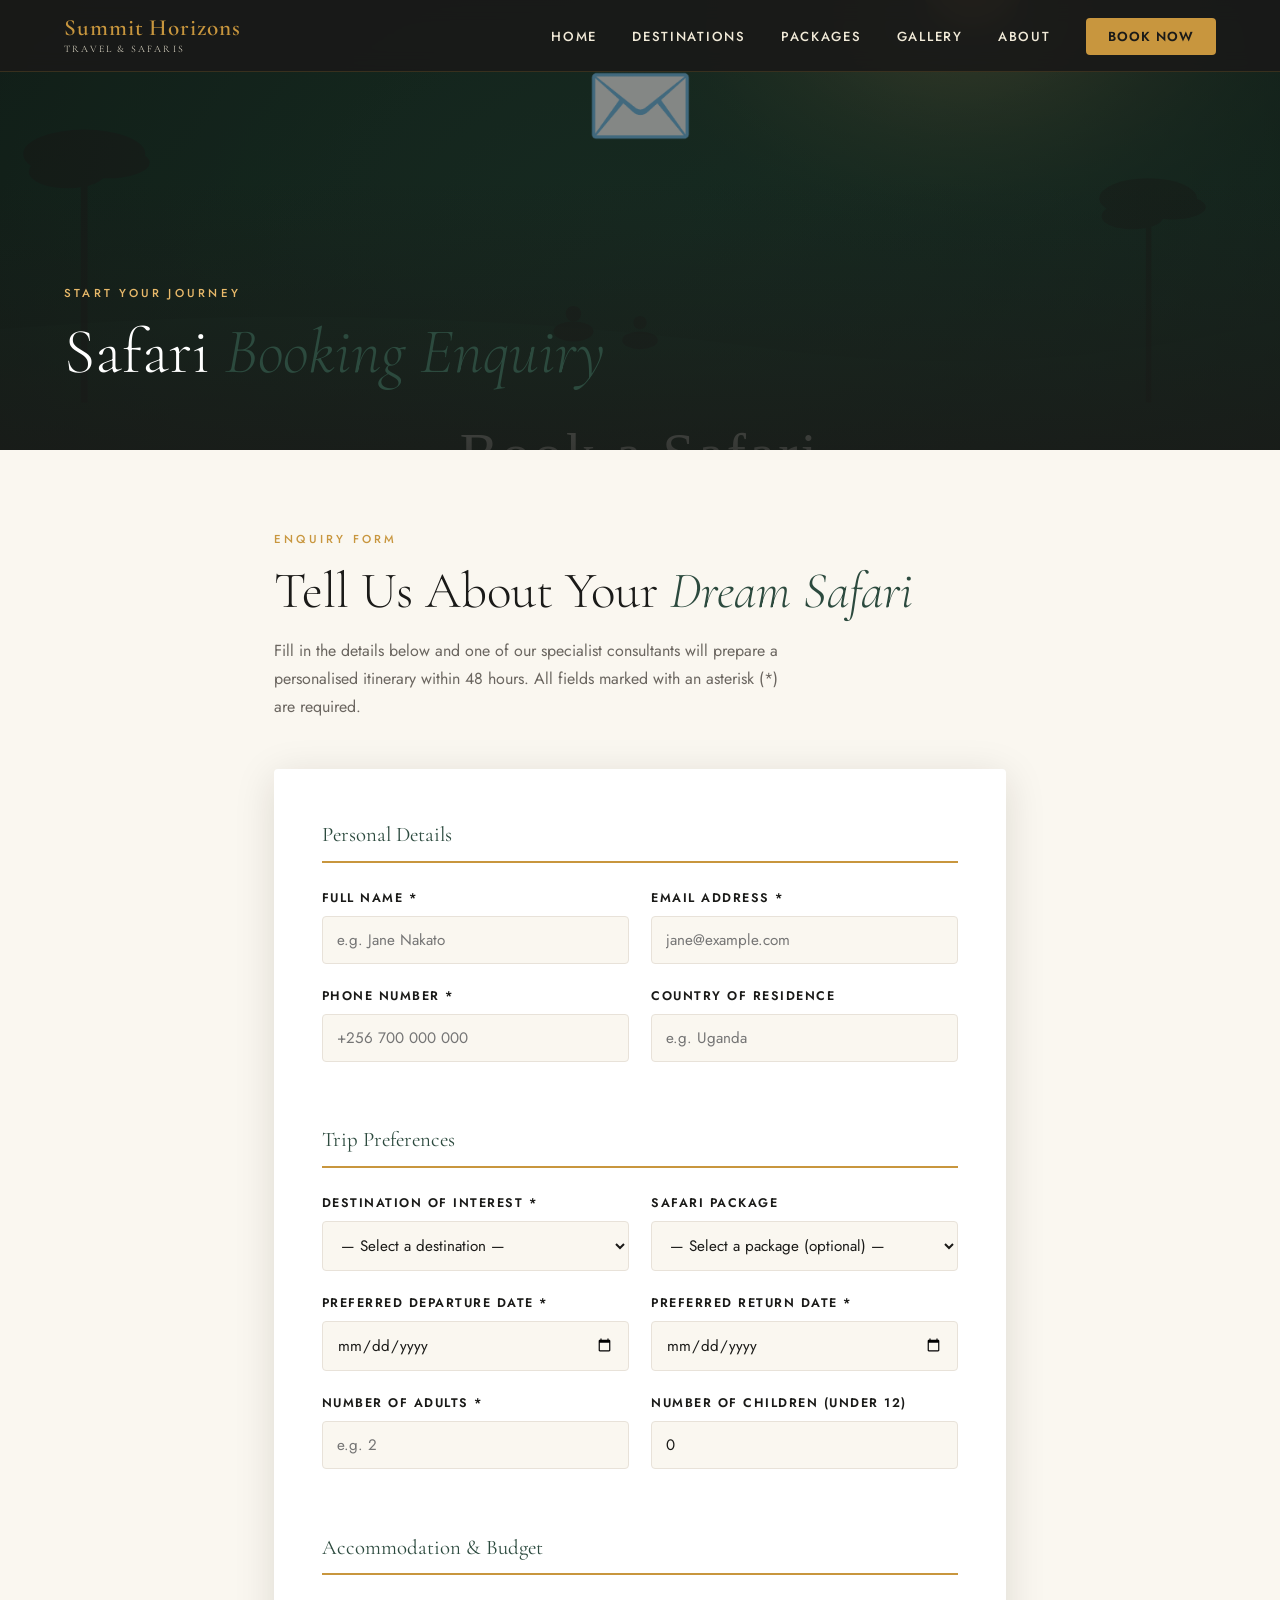
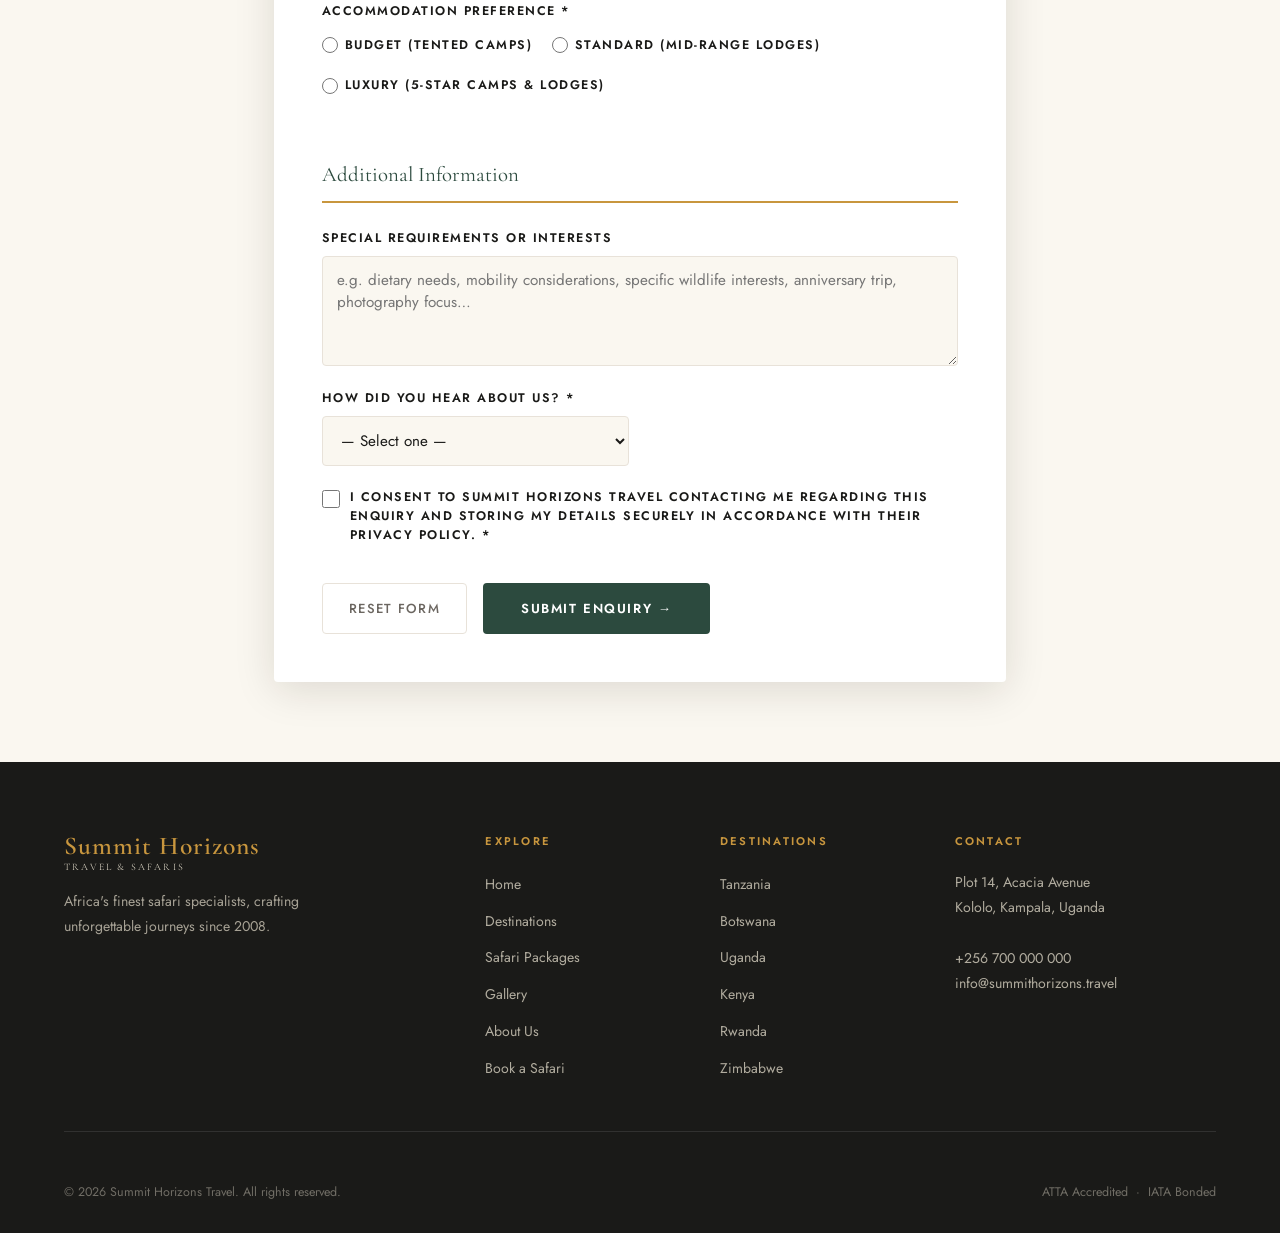
<file: Africa Tourism/booking.html>
<!DOCTYPE html>
<html lang="en">
<head>
  <meta charset="UTF-8" />
  <meta name="viewport" content="width=device-width, initial-scale=1.0" />
  <title>Book a Safari | Summit Horizons Travel</title>
  <meta name="description" content="Complete our detailed booking enquiry form to begin planning your personalised African safari with Summit Horizons Travel." />
  <link rel="stylesheet" href="style.css" />
</head>
<body>

  <!-- NAVIGATION -->
  <nav class="site-nav" aria-label="Main navigation">
    <a href="index.html" class="nav-logo">Summit Horizons<span>Travel &amp; Safaris</span></a>
    <button class="nav-toggle" id="navToggle" aria-label="Toggle menu" aria-expanded="false">
      <span></span><span></span><span></span>
    </button>
    <ul class="nav-links" id="navLinks" role="menubar">
      <li role="none"><a href="index.html" role="menuitem">Home</a></li>
      <li role="none"><a href="destinations.html" role="menuitem">Destinations</a></li>
      <li role="none"><a href="packages.html" role="menuitem">Packages</a></li>
      <li role="none"><a href="gallery.html" role="menuitem">Gallery</a></li>
      <li role="none"><a href="about.html" role="menuitem">About</a></li>
      <li role="none"><a href="booking.html" class="nav-book-btn active" role="menuitem">Book Now</a></li>
    </ul>
  </nav>

  <!-- PAGE HERO -->
  <section class="page-hero" style="height:50vh;" aria-label="Booking page hero">
    <div class="page-hero-bg" style="background-image:url('images/booking-hero.svg');" role="img" aria-label="Safari jeep at dawn in the Serengeti"></div>
    <div class="page-hero-content">
      <p class="section-label">Start Your Journey</p>
      <h1 class="section-title">Safari <em>Booking Enquiry</em></h1>
    </div>
  </section>

  <!-- BOOKING FORM -->
  <main>
    <section class="booking-section" aria-labelledby="booking-heading">
      <div class="booking-intro">
        <p class="section-label">Enquiry Form</p>
        <h2 class="section-title" id="booking-heading">Tell Us About Your <em>Dream Safari</em></h2>
        <p class="section-subtitle">Fill in the details below and one of our specialist consultants will prepare a personalised itinerary within 48 hours. All fields marked with an asterisk (*) are required.</p>
      </div>

      <div class="booking-form" role="main">
        <form id="bookingForm" novalidate>

          <!-- PERSONAL DETAILS -->
          <fieldset class="form-fieldset">
            <legend>Personal Details</legend>
            <div class="form-row">
              <div class="form-group">
                <label for="fullName">Full Name *</label>
                <input type="text" id="fullName" name="fullName" placeholder="e.g. Jane Nakato" required autocomplete="name" />
              </div>
              <div class="form-group">
                <label for="email">Email Address *</label>
                <input type="email" id="email" name="email" placeholder="jane@example.com" required autocomplete="email" />
              </div>
            </div>
            <div class="form-row">
              <div class="form-group">
                <label for="phone">Phone Number *</label>
                <input type="tel" id="phone" name="phone" placeholder="+256 700 000 000" required autocomplete="tel" />
              </div>
              <div class="form-group">
                <label for="country">Country of Residence</label>
                <input type="text" id="country" name="country" placeholder="e.g. Uganda" autocomplete="country-name" />
              </div>
            </div>
          </fieldset>

          <!-- TRIP PREFERENCES -->
          <fieldset class="form-fieldset">
            <legend>Trip Preferences</legend>
            <div class="form-row">
              <div class="form-group">
                <label for="destination">Destination of Interest *</label>
                <select id="destination" name="destination" required>
                  <option value="" disabled selected>— Select a destination —</option>
                  <option value="serengeti">Serengeti National Park, Tanzania</option>
                  <option value="okavango">Okavango Delta, Botswana</option>
                  <option value="bwindi">Bwindi Impenetrable Forest, Uganda</option>
                  <option value="masai-mara">Masai Mara Reserve, Kenya</option>
                  <option value="volcanoes">Volcanoes National Park, Rwanda</option>
                  <option value="victoria-falls">Victoria Falls, Zimbabwe</option>
                </select>
              </div>
              <div class="form-group">
                <label for="package">Safari Package</label>
                <select id="package" name="package">
                  <option value="" disabled selected>— Select a package (optional) —</option>
                  <option value="migration">The Great Migration Safari (10 Days)</option>
                  <option value="gorilla">Gorilla &amp; Chimp Encounter (8 Days)</option>
                  <option value="okavango-pkg">Okavango Water &amp; Wild (9 Days)</option>
                  <option value="adventure">East African Adventure Trail (14 Days)</option>
                  <option value="custom">Custom / Bespoke Itinerary</option>
                </select>
              </div>
            </div>
            <div class="form-row">
              <div class="form-group">
                <label for="departureDate">Preferred Departure Date *</label>
                <input type="date" id="departureDate" name="departureDate" required />
              </div>
              <div class="form-group">
                <label for="returnDate">Preferred Return Date *</label>
                <input type="date" id="returnDate" name="returnDate" required />
              </div>
            </div>
            <div class="form-row">
              <div class="form-group">
                <label for="adults">Number of Adults *</label>
                <input type="number" id="adults" name="adults" min="1" max="30" placeholder="e.g. 2" required />
              </div>
              <div class="form-group">
                <label for="children">Number of Children (under 12)</label>
                <input type="number" id="children" name="children" min="0" max="20" placeholder="e.g. 0" value="0" />
              </div>
            </div>
          </fieldset>

          <!-- ACCOMMODATION PREFERENCE -->
          <fieldset class="form-fieldset">
            <legend>Accommodation &amp; Budget</legend>
            <div class="form-group" style="margin-bottom:1.4rem;">
              <label>Accommodation Preference *</label>
              <div class="radio-group" role="radiogroup" aria-label="Accommodation style">
                <label class="radio-label" for="accBudget">
                  <input type="radio" id="accBudget" name="accommodation" value="Budget" required />
                  Budget (Tented Camps)
                </label>
                <label class="radio-label" for="accStandard">
                  <input type="radio" id="accStandard" name="accommodation" value="Standard" />
                  Standard (Mid-range Lodges)
                </label>
                <label class="radio-label" for="accLuxury">
                  <input type="radio" id="accLuxury" name="accommodation" value="Luxury" />
                  Luxury (5-Star Camps &amp; Lodges)
                </label>
              </div>
            </div>
          </fieldset>

          <!-- ADDITIONAL INFORMATION -->
          <fieldset class="form-fieldset">
            <legend>Additional Information</legend>
            <div class="form-row">
              <div class="form-group full">
                <label for="specialReqs">Special Requirements or Interests</label>
                <textarea id="specialReqs" name="specialReqs" placeholder="e.g. dietary needs, mobility considerations, specific wildlife interests, anniversary trip, photography focus…"></textarea>
              </div>
            </div>
            <div class="form-row">
              <div class="form-group">
                <label for="hearAbout">How Did You Hear About Us? *</label>
                <select id="hearAbout" name="hearAbout" required>
                  <option value="" disabled selected>— Select one —</option>
                  <option value="social-media">Social Media</option>
                  <option value="friend">Friend / Word of Mouth</option>
                  <option value="online-search">Online Search</option>
                  <option value="advertisement">Advertisement</option>
                  <option value="other">Other</option>
                </select>
              </div>
            </div>
            <div class="form-group" style="margin-top:0.5rem;">
              <label class="consent-label" for="consent">
                <input type="checkbox" id="consent" name="consent" required />
                I consent to Summit Horizons Travel contacting me regarding this enquiry and storing my details securely in accordance with their privacy policy. *
              </label>
            </div>
          </fieldset>

          <!-- FORM ACTIONS -->
          <div class="form-actions">
            <button type="reset" class="btn-reset">Reset Form</button>
            <button type="submit" class="btn-submit">Submit Enquiry →</button>
          </div>

        </form>

        <!-- SUCCESS MESSAGE (hidden by default) -->
        <div id="successMsg" style="display:none;margin-top:2rem;padding:1.5rem 2rem;background:var(--forest);color:var(--sand);border-radius:var(--radius);font-size:0.95rem;line-height:1.7;">
          <strong style="font-family:var(--font-display);font-size:1.3rem;display:block;margin-bottom:0.5rem;color:var(--gold-light);">Thank you — your enquiry has been received!</strong>
          A specialist consultant will be in touch within 48 hours to begin crafting your personalised safari itinerary.
        </div>
      </div>
    </section>
  </main>

  <!-- FOOTER -->
  <footer class="site-footer" aria-label="Site footer">
    <div class="footer-grid">
      <div class="footer-brand">
        <div class="nav-logo">Summit Horizons<span>Travel &amp; Safaris</span></div>
        <p>Africa's finest safari specialists, crafting unforgettable journeys since 2008.</p>
      </div>
      <div class="footer-col">
        <h4>Explore</h4>
        <ul>
          <li><a href="index.html">Home</a></li>
          <li><a href="destinations.html">Destinations</a></li>
          <li><a href="packages.html">Safari Packages</a></li>
          <li><a href="gallery.html">Gallery</a></li>
          <li><a href="about.html">About Us</a></li>
          <li><a href="booking.html">Book a Safari</a></li>
        </ul>
      </div>
      <div class="footer-col">
        <h4>Destinations</h4>
        <ul>
          <li><a href="destinations.html">Tanzania</a></li>
          <li><a href="destinations.html">Botswana</a></li>
          <li><a href="destinations.html">Uganda</a></li>
          <li><a href="destinations.html">Kenya</a></li>
          <li><a href="destinations.html">Rwanda</a></li>
          <li><a href="destinations.html">Zimbabwe</a></li>
        </ul>
      </div>
      <div class="footer-col">
        <h4>Contact</h4>
        <address>
          Plot 14, Acacia Avenue<br>Kololo, Kampala, Uganda<br><br>
          <a href="tel:+256700000000">+256 700 000 000</a><br>
          <a href="mailto:info@summithorizons.travel">info@summithorizons.travel</a>
        </address>
      </div>
    </div>
    <div class="footer-bottom">
      <span>&copy; 2026 Summit Horizons Travel. All rights reserved.</span>
      <span>ATTA Accredited &nbsp;·&nbsp; IATA Bonded</span>
    </div>
  </footer>

  <script>
    // Mobile nav
    const toggle = document.getElementById('navToggle');
    const links  = document.getElementById('navLinks');
    toggle.addEventListener('click', () => {
      const open = links.classList.toggle('open');
      toggle.setAttribute('aria-expanded', open);
    });

    // Form submission (demo — no backend)
    document.getElementById('bookingForm').addEventListener('submit', function(e) {
      e.preventDefault();
      if (!this.checkValidity()) {
        this.reportValidity();
        return;
      }
      this.style.display = 'none';
      document.getElementById('successMsg').style.display = 'block';
      window.scrollTo({ top: document.getElementById('successMsg').offsetTop - 100, behavior: 'smooth' });
    });
  </script>
</body>
</html>
</file>
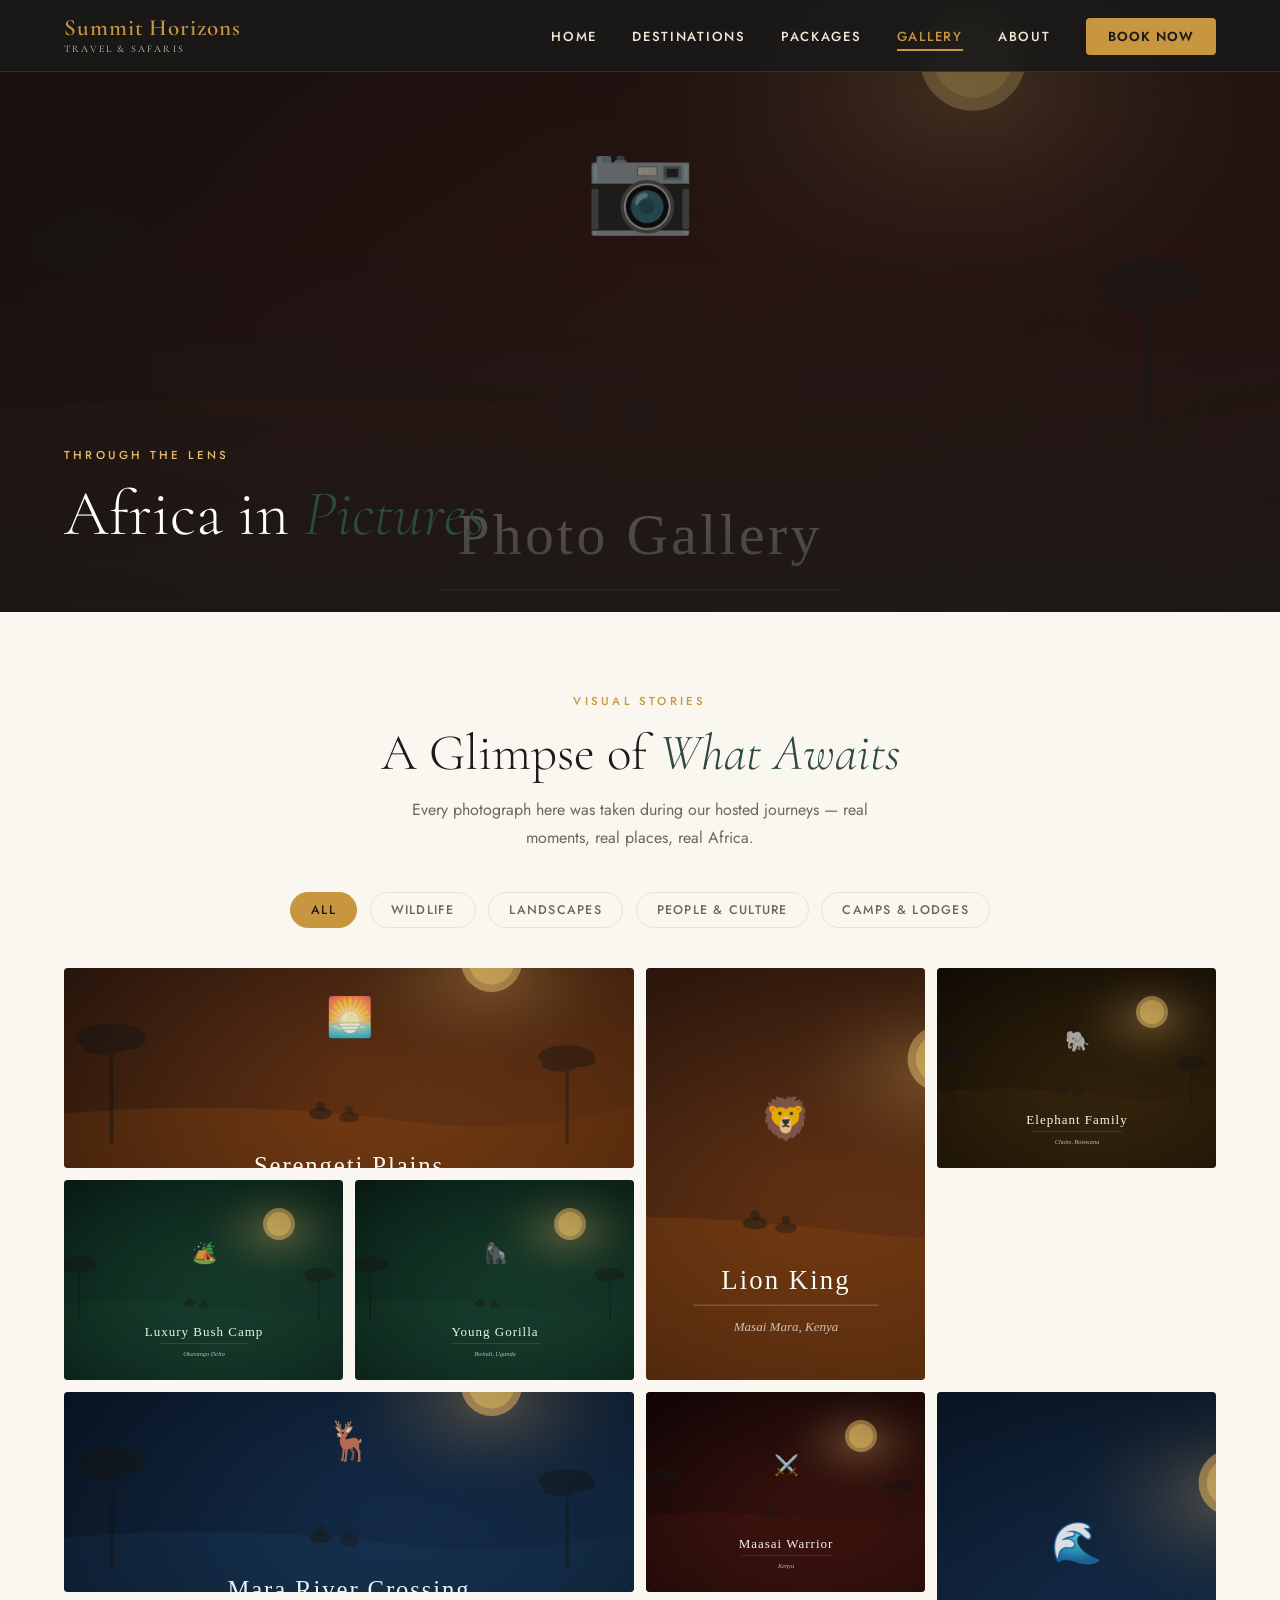
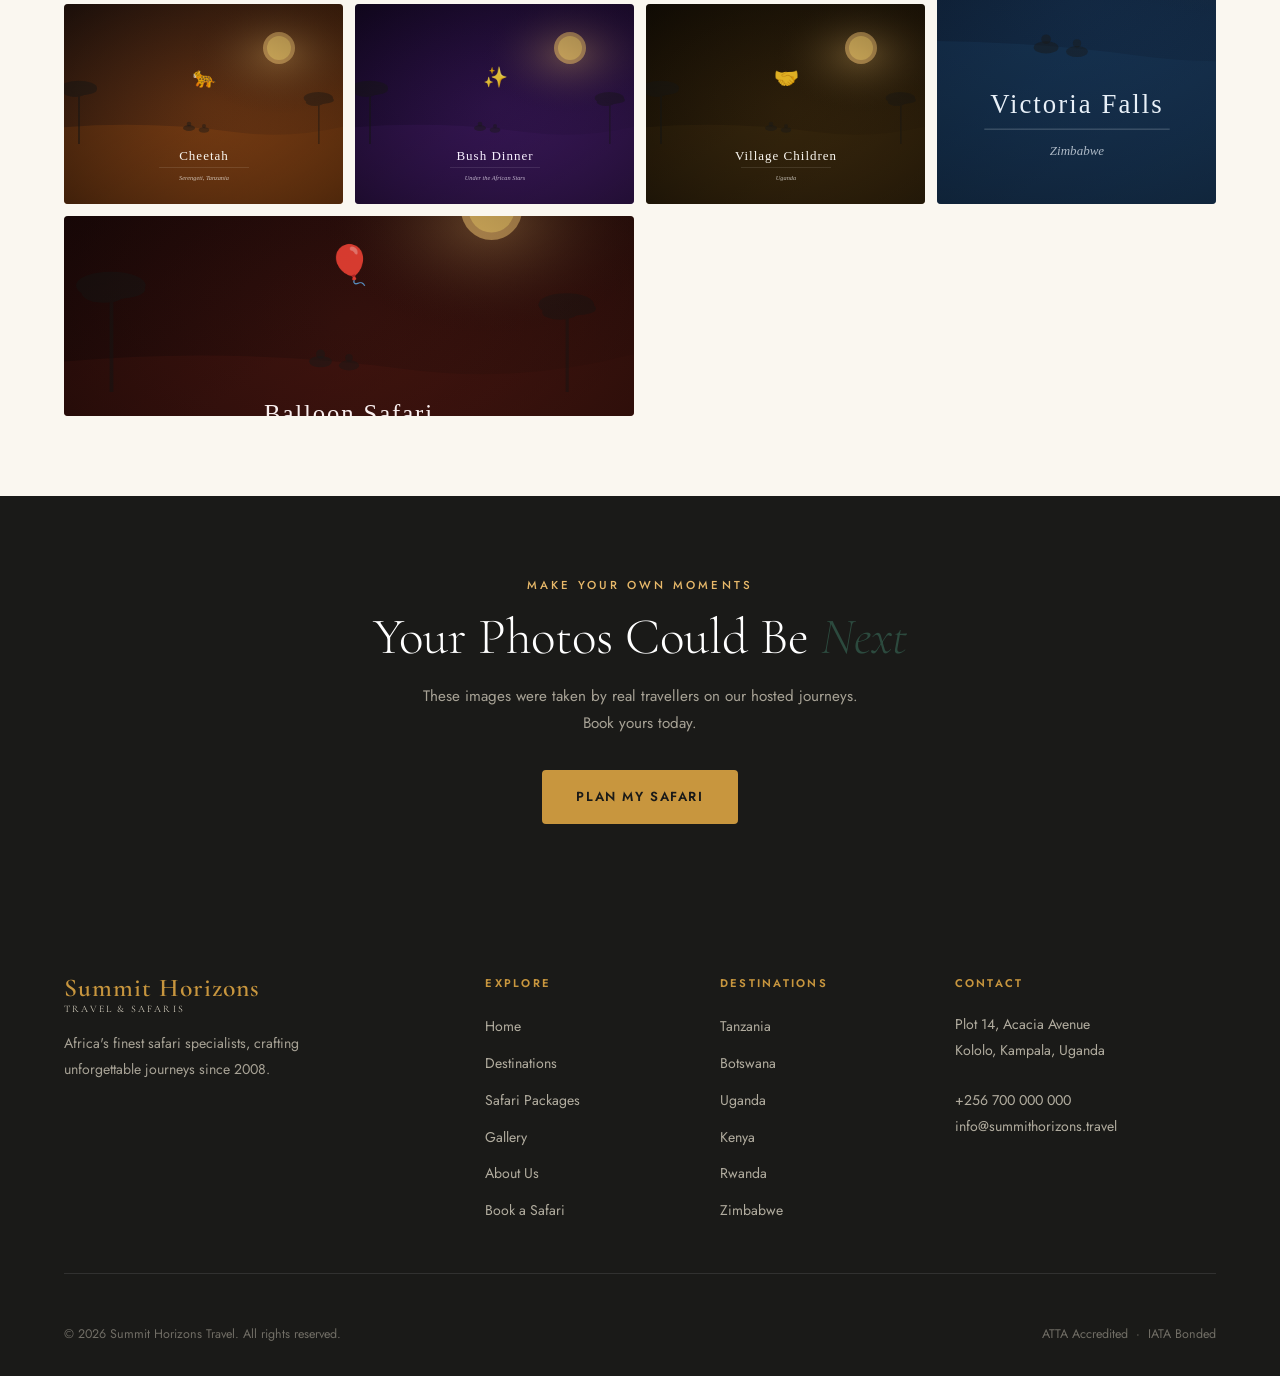
<file: Africa Tourism/gallery.html>
<!DOCTYPE html>
<html lang="en">
<head>
  <meta charset="UTF-8" />
  <meta name="viewport" content="width=device-width, initial-scale=1.0" />
  <title>Gallery | Summit Horizons Travel</title>
  <meta name="description" content="Explore the beauty of African wildlife and landscapes through Summit Horizons Travel's photo gallery." />
  <link rel="stylesheet" href="style.css" />
</head>
<body>

  <!-- NAVIGATION -->
  <nav class="site-nav" aria-label="Main navigation">
    <a href="index.html" class="nav-logo">Summit Horizons<span>Travel &amp; Safaris</span></a>
    <button class="nav-toggle" id="navToggle" aria-label="Toggle menu" aria-expanded="false">
      <span></span><span></span><span></span>
    </button>
    <ul class="nav-links" id="navLinks" role="menubar">
      <li role="none"><a href="index.html" role="menuitem">Home</a></li>
      <li role="none"><a href="destinations.html" role="menuitem">Destinations</a></li>
      <li role="none"><a href="packages.html" role="menuitem">Packages</a></li>
      <li role="none"><a href="gallery.html" class="active" role="menuitem">Gallery</a></li>
      <li role="none"><a href="about.html" role="menuitem">About</a></li>
      <li role="none"><a href="booking.html" class="nav-book-btn" role="menuitem">Book Now</a></li>
    </ul>
  </nav>

  <!-- PAGE HERO -->
  <section class="page-hero" aria-label="Gallery hero">
    <div class="page-hero-bg" style="background-image:url('images/gallery-hero.svg');" role="img" aria-label="African sunset with acacia silhouettes"></div>
    <div class="page-hero-content">
      <p class="section-label">Through the Lens</p>
      <h1 class="section-title">Africa in <em>Pictures</em></h1>
    </div>
  </section>

  <!-- GALLERY SECTION -->
  <section class="gallery-section" aria-labelledby="gallery-heading">
    <div class="center-text" style="margin-bottom:2.5rem;">
      <p class="section-label">Visual Stories</p>
      <h2 class="section-title" id="gallery-heading">A Glimpse of <em>What Awaits</em></h2>
      <p class="section-subtitle" style="margin:0.8rem auto 0;">Every photograph here was taken during our hosted journeys — real moments, real places, real Africa.</p>
    </div>

    <!-- FILTER BUTTONS -->
    <div class="gallery-filter" role="group" aria-label="Filter gallery by category">
      <button class="filter-btn active" data-filter="all">All</button>
      <button class="filter-btn" data-filter="wildlife">Wildlife</button>
      <button class="filter-btn" data-filter="landscapes">Landscapes</button>
      <button class="filter-btn" data-filter="people">People &amp; Culture</button>
      <button class="filter-btn" data-filter="camps">Camps &amp; Lodges</button>
    </div>

    <!-- PHOTO GRID — CSS Grid multi-column layout -->
    <div class="gallery-grid" role="list" aria-label="Photo gallery">

      <figure class="gallery-item wide" data-category="landscapes" role="listitem">
        <img src="images/gallery/g1-serengeti-plain.svg" alt="Golden hour across the Serengeti plains with acacia silhouettes" />
        <div class="gallery-overlay">
          <figcaption class="gallery-caption">Serengeti Plains, Tanzania</figcaption>
        </div>
      </figure>

      <figure class="gallery-item tall" data-category="wildlife" role="listitem">
        <img src="images/gallery/g2-lion.svg" alt="Male lion resting on a termite mound, Masai Mara" />
        <div class="gallery-overlay">
          <figcaption class="gallery-caption">Lion King, Masai Mara</figcaption>
        </div>
      </figure>

      <figure class="gallery-item" data-category="wildlife" role="listitem">
        <img src="images/gallery/g3-elephant.svg" alt="African elephant family at a waterhole, Chobe" />
        <div class="gallery-overlay">
          <figcaption class="gallery-caption">Elephant Family, Chobe</figcaption>
        </div>
      </figure>

      <figure class="gallery-item" data-category="camps" role="listitem">
        <img src="images/gallery/g4-camp.svg" alt="Luxury tented camp with lanterns at dusk, Okavango" />
        <div class="gallery-overlay">
          <figcaption class="gallery-caption">Bush Camp, Okavango</figcaption>
        </div>
      </figure>

      <figure class="gallery-item" data-category="wildlife" role="listitem">
        <img src="images/gallery/g5-gorilla.svg" alt="Young mountain gorilla peering through leaves, Bwindi" />
        <div class="gallery-overlay">
          <figcaption class="gallery-caption">Young Gorilla, Bwindi</figcaption>
        </div>
      </figure>

      <figure class="gallery-item wide" data-category="landscapes" role="listitem">
        <img src="images/gallery/g6-mara-river.svg" alt="Wildebeest crossing the crocodile-filled Mara River" />
        <div class="gallery-overlay">
          <figcaption class="gallery-caption">Mara River Crossing, Kenya</figcaption>
        </div>
      </figure>

      <figure class="gallery-item" data-category="people" role="listitem">
        <img src="images/gallery/g7-maasai.svg" alt="Maasai warrior in traditional red shuka against blue sky" />
        <div class="gallery-overlay">
          <figcaption class="gallery-caption">Maasai Warrior, Kenya</figcaption>
        </div>
      </figure>

      <figure class="gallery-item tall" data-category="landscapes" role="listitem">
        <img src="images/gallery/g8-victoria-falls.svg" alt="Rainbow over Victoria Falls spray, Zimbabwe" />
        <div class="gallery-overlay">
          <figcaption class="gallery-caption">Victoria Falls, Zimbabwe</figcaption>
        </div>
      </figure>

      <figure class="gallery-item" data-category="wildlife" role="listitem">
        <img src="images/gallery/g9-cheetah.svg" alt="Cheetah scanning the horizon from a termite mound, Serengeti" />
        <div class="gallery-overlay">
          <figcaption class="gallery-caption">Cheetah, Serengeti</figcaption>
        </div>
      </figure>

      <figure class="gallery-item" data-category="camps" role="listitem">
        <img src="images/gallery/g10-dinner.svg" alt="Open-air bush dinner under the stars in the Okavango" />
        <div class="gallery-overlay">
          <figcaption class="gallery-caption">Bush Dinner Under Stars</figcaption>
        </div>
      </figure>

      <figure class="gallery-item" data-category="people" role="listitem">
        <img src="images/gallery/g11-village.svg" alt="Children from a Ugandan village smiling at the camera" />
        <div class="gallery-overlay">
          <figcaption class="gallery-caption">Village Children, Uganda</figcaption>
        </div>
      </figure>

      <figure class="gallery-item wide" data-category="landscapes" role="listitem">
        <img src="images/gallery/g12-balloon.svg" alt="Hot air balloon silhouette over the Masai Mara at sunrise" />
        <div class="gallery-overlay">
          <figcaption class="gallery-caption">Balloon Safari, Masai Mara</figcaption>
        </div>
      </figure>

    </div>
    <!-- end .gallery-grid -->
  </section>

  <!-- CTA -->
  <section style="background:var(--charcoal);padding:80px 5vw;text-align:center;" aria-label="Call to action">
    <p class="section-label" style="color:var(--gold-light);">Make Your Own Moments</p>
    <h2 class="section-title" style="color:var(--white);max-width:560px;margin:0 auto 1rem;">Your Photos Could Be <em>Next</em></h2>
    <p style="color:rgba(242,235,217,0.65);max-width:460px;margin:0 auto 2rem;font-size:0.95rem;line-height:1.8;">These images were taken by real travellers on our hosted journeys. Book yours today.</p>
    <a href="booking.html" class="btn-primary">Plan My Safari</a>
  </section>

  <!-- FOOTER -->
  <footer class="site-footer" aria-label="Site footer">
    <div class="footer-grid">
      <div class="footer-brand">
        <div class="nav-logo">Summit Horizons<span>Travel &amp; Safaris</span></div>
        <p>Africa's finest safari specialists, crafting unforgettable journeys since 2008.</p>
      </div>
      <div class="footer-col">
        <h4>Explore</h4>
        <ul>
          <li><a href="index.html">Home</a></li>
          <li><a href="destinations.html">Destinations</a></li>
          <li><a href="packages.html">Safari Packages</a></li>
          <li><a href="gallery.html">Gallery</a></li>
          <li><a href="about.html">About Us</a></li>
          <li><a href="booking.html">Book a Safari</a></li>
        </ul>
      </div>
      <div class="footer-col">
        <h4>Destinations</h4>
        <ul>
          <li><a href="destinations.html">Tanzania</a></li>
          <li><a href="destinations.html">Botswana</a></li>
          <li><a href="destinations.html">Uganda</a></li>
          <li><a href="destinations.html">Kenya</a></li>
          <li><a href="destinations.html">Rwanda</a></li>
          <li><a href="destinations.html">Zimbabwe</a></li>
        </ul>
      </div>
      <div class="footer-col">
        <h4>Contact</h4>
        <address>
          Plot 14, Acacia Avenue<br>Kololo, Kampala, Uganda<br><br>
          <a href="tel:+256700000000">+256 700 000 000</a><br>
          <a href="mailto:info@summithorizons.travel">info@summithorizons.travel</a>
        </address>
      </div>
    </div>
    <div class="footer-bottom">
      <span>&copy; 2026 Summit Horizons Travel. All rights reserved.</span>
      <span>ATTA Accredited &nbsp;·&nbsp; IATA Bonded</span>
    </div>
  </footer>

  <script>
    // Mobile nav
    const toggle = document.getElementById('navToggle');
    const links  = document.getElementById('navLinks');
    toggle.addEventListener('click', () => {
      const open = links.classList.toggle('open');
      toggle.setAttribute('aria-expanded', open);
    });

    // Gallery filter
    const filterBtns = document.querySelectorAll('.filter-btn');
    const galleryItems = document.querySelectorAll('.gallery-item');

    filterBtns.forEach(btn => {
      btn.addEventListener('click', () => {
        filterBtns.forEach(b => b.classList.remove('active'));
        btn.classList.add('active');
        const filter = btn.dataset.filter;
        galleryItems.forEach(item => {
          if (filter === 'all' || item.dataset.category === filter) {
            item.style.display = '';
          } else {
            item.style.display = 'none';
          }
        });
      });
    });
  </script>
</body>
</html>
</file>
<file: Africa Tourism/style.css>
/* =========================================
   Summit Horizons Travel — Main Stylesheet
   Author: Summit Horizons Web Team
   ========================================= */

@import url('https://fonts.googleapis.com/css2?family=Cormorant+Garamond:ital,wght@0,300;0,400;0,600;1,300;1,400&family=Jost:wght@300;400;500;600&display=swap');

/* ---- CSS Variables ---- */
:root {
  --gold:       #C8963E;
  --gold-light: #E8B96A;
  --earth:      #5C3D2E;
  --forest:     #2C4A3E;
  --forest-mid: #3D6B5A;
  --sand:       #F2EBD9;
  --cream:      #FAF7F0;
  --charcoal:   #1A1A18;
  --mid-grey:   #6B6660;
  --light-grey: #E8E2D9;
  --white:      #FFFFFF;

  --font-display: 'Cormorant Garamond', Georgia, serif;
  --font-body:    'Jost', 'Gill Sans', sans-serif;

  --transition: 0.35s ease;
  --radius:     4px;
  --shadow:     0 8px 40px rgba(28,20,10,0.13);
  --shadow-card:0 4px 24px rgba(28,20,10,0.10);
}

/* ---- Reset ---- */
*, *::before, *::after { box-sizing: border-box; margin: 0; padding: 0; }
html { scroll-behavior: smooth; font-size: 16px; }
body {
  font-family: var(--font-body);
  background: var(--cream);
  color: var(--charcoal);
  line-height: 1.7;
  overflow-x: hidden;
}
img { display: block; max-width: 100%; height: auto; }
a  { color: inherit; text-decoration: none; }
ul { list-style: none; }

/* ---- Navigation ---- */
.site-nav {
  position: fixed;
  top: 0; left: 0; right: 0;
  z-index: 1000;
  display: flex;
  align-items: center;
  justify-content: space-between;
  padding: 0 5vw;
  height: 72px;
  background: rgba(26,26,24,0.92);
  backdrop-filter: blur(10px);
  border-bottom: 1px solid rgba(200,150,62,0.18);
  transition: background var(--transition);
}
.nav-logo {
  font-family: var(--font-display);
  font-size: 1.45rem;
  font-weight: 600;
  color: var(--gold);
  letter-spacing: 0.04em;
  line-height: 1.1;
}
.nav-logo span { display: block; font-size: 0.62rem; font-weight: 300; color: var(--sand); letter-spacing: 0.22em; text-transform: uppercase; margin-top: 2px; }
.nav-links { display: flex; gap: 2.2rem; align-items: center; }
.nav-links a {
  font-family: var(--font-body);
  font-size: 0.82rem;
  font-weight: 500;
  letter-spacing: 0.13em;
  text-transform: uppercase;
  color: var(--sand);
  padding-bottom: 3px;
  border-bottom: 2px solid transparent;
  transition: color var(--transition), border-color var(--transition);
}
.nav-links a:hover,
.nav-links a.active {
  color: var(--gold);
  border-bottom-color: var(--gold);
}
.nav-book-btn {
  background: var(--gold) !important;
  color: var(--charcoal) !important;
  padding: 9px 22px !important;
  border-radius: var(--radius) !important;
  border-bottom: none !important;
  font-weight: 600 !important;
  letter-spacing: 0.08em !important;
  transition: background var(--transition) !important;
}
.nav-book-btn:hover { background: var(--gold-light) !important; }

/* Mobile nav */
.nav-toggle { display: none; background: none; border: none; cursor: pointer; flex-direction: column; gap: 5px; padding: 4px; }
.nav-toggle span { display: block; width: 24px; height: 2px; background: var(--sand); transition: var(--transition); }

/* ---- Section Utilities ---- */
.section-label {
  font-size: 0.72rem;
  font-weight: 500;
  letter-spacing: 0.28em;
  text-transform: uppercase;
  color: var(--gold);
  margin-bottom: 0.7rem;
}
.section-title {
  font-family: var(--font-display);
  font-size: clamp(2rem, 4vw, 3.2rem);
  font-weight: 300;
  line-height: 1.18;
  color: var(--charcoal);
}
.section-title em { font-style: italic; color: var(--forest); }
.section-subtitle {
  font-size: 1rem;
  color: var(--mid-grey);
  max-width: 520px;
  margin-top: 1rem;
  line-height: 1.75;
}
.center-text { text-align: center; }
.center-text .section-subtitle { margin: 1rem auto 0; }

.btn-primary {
  display: inline-flex;
  align-items: center;
  gap: 10px;
  background: var(--gold);
  color: var(--charcoal);
  font-family: var(--font-body);
  font-size: 0.82rem;
  font-weight: 600;
  letter-spacing: 0.12em;
  text-transform: uppercase;
  padding: 14px 32px;
  border-radius: var(--radius);
  border: 2px solid var(--gold);
  cursor: pointer;
  transition: background var(--transition), color var(--transition);
}
.btn-primary:hover { background: transparent; color: var(--gold); }
.btn-outline {
  display: inline-flex;
  align-items: center;
  gap: 10px;
  background: transparent;
  color: var(--white);
  font-family: var(--font-body);
  font-size: 0.82rem;
  font-weight: 500;
  letter-spacing: 0.12em;
  text-transform: uppercase;
  padding: 13px 30px;
  border-radius: var(--radius);
  border: 2px solid rgba(255,255,255,0.6);
  cursor: pointer;
  transition: background var(--transition), border-color var(--transition);
}
.btn-outline:hover { background: rgba(255,255,255,0.12); border-color: var(--white); }

/* ---- Hero (shared) ---- */
.page-hero {
  position: relative;
  height: 68vh;
  min-height: 420px;
  display: flex;
  align-items: flex-end;
  padding: 0 5vw 60px;
  overflow: hidden;
  background: var(--charcoal);
}
.page-hero-bg {
  position: absolute;
  inset: 0;
  background-size: cover;
  background-position: center;
  opacity: 0.55;
  transform: scale(1.04);
  transition: transform 8s ease;
}
.page-hero:hover .page-hero-bg { transform: scale(1); }
.page-hero::after {
  content: '';
  position: absolute;
  inset: 0;
  background: linear-gradient(to top, rgba(26,26,24,0.75) 0%, transparent 60%);
}
.page-hero-content { position: relative; z-index: 2; }
.page-hero-content .section-label { color: var(--gold-light); }
.page-hero-content .section-title { color: var(--white); font-size: clamp(2.4rem, 5vw, 4rem); }

/* ---- Cards ---- */
.card {
  background: var(--white);
  border-radius: var(--radius);
  box-shadow: var(--shadow-card);
  overflow: hidden;
  transition: transform var(--transition), box-shadow var(--transition);
}
.card:hover { transform: translateY(-6px); box-shadow: var(--shadow); }
.card-img {
  width: 100%;
  height: 220px;
  object-fit: cover;
}
.card-body { padding: 1.5rem; }
.card-tag {
  font-size: 0.68rem;
  font-weight: 600;
  letter-spacing: 0.2em;
  text-transform: uppercase;
  color: var(--gold);
  margin-bottom: 0.4rem;
}
.card-title {
  font-family: var(--font-display);
  font-size: 1.4rem;
  font-weight: 400;
  margin-bottom: 0.5rem;
  color: var(--charcoal);
}
.card-text { font-size: 0.9rem; color: var(--mid-grey); line-height: 1.7; }

/* ---- Footer ---- */
.site-footer {
  background: var(--charcoal);
  color: var(--sand);
  padding: 70px 5vw 30px;
}
.footer-grid {
  display: grid;
  grid-template-columns: 2fr 1fr 1fr 1.4fr;
  gap: 3rem;
  margin-bottom: 50px;
  border-bottom: 1px solid rgba(255,255,255,0.1);
  padding-bottom: 50px;
}
.footer-brand .nav-logo { font-size: 1.6rem; margin-bottom: 1rem; }
.footer-brand p { font-size: 0.88rem; color: rgba(242,235,217,0.65); line-height: 1.8; max-width: 260px; }
.footer-col h4 {
  font-family: var(--font-body);
  font-size: 0.7rem;
  font-weight: 600;
  letter-spacing: 0.2em;
  text-transform: uppercase;
  color: var(--gold);
  margin-bottom: 1.2rem;
}
.footer-col ul { display: flex; flex-direction: column; gap: 0.6rem; }
.footer-col ul a { font-size: 0.88rem; color: rgba(242,235,217,0.7); transition: color var(--transition); }
.footer-col ul a:hover { color: var(--gold-light); }
.footer-col address { font-style: normal; font-size: 0.88rem; color: rgba(242,235,217,0.7); line-height: 1.8; }
.footer-bottom { display: flex; justify-content: space-between; align-items: center; font-size: 0.78rem; color: rgba(242,235,217,0.4); }

/* ---- Divider ornament ---- */
.ornament {
  display: flex;
  align-items: center;
  gap: 14px;
  margin: 1.5rem 0;
}
.ornament::before, .ornament::after {
  content: '';
  flex: 1;
  height: 1px;
  background: var(--light-grey);
}
.ornament-icon { color: var(--gold); font-size: 1rem; }

/* ---- Responsive ---- */
@media (max-width: 900px) {
  .footer-grid { grid-template-columns: 1fr 1fr; }
}
@media (max-width: 680px) {
  .nav-links { display: none; position: fixed; top: 72px; left: 0; right: 0; background: var(--charcoal); flex-direction: column; padding: 2rem; gap: 1.4rem; border-top: 1px solid rgba(200,150,62,0.2); }
  .nav-links.open { display: flex; }
  .nav-toggle { display: flex; }
  .footer-grid { grid-template-columns: 1fr; }
  .footer-bottom { flex-direction: column; gap: 0.5rem; text-align: center; }
}

/* ===== INDEX PAGE ===== */
.hero {
  position: relative;
  height: 100vh;
  min-height: 600px;
  display: flex;
  flex-direction: column;
  justify-content: center;
  align-items: flex-start;
  padding: 0 5vw;
  overflow: hidden;
  background: var(--charcoal);
}
.hero-bg {
  position: absolute;
  inset: 0;
  background: url('images/hero-bg.svg') center/cover no-repeat;
  opacity: 0.48;
  transform: scale(1.06);
  animation: heroZoom 12s ease forwards;
}
@keyframes heroZoom { to { transform: scale(1); } }
.hero::after {
  content: '';
  position: absolute;
  inset: 0;
  background: linear-gradient(120deg, rgba(26,26,24,0.72) 40%, rgba(44,74,62,0.3) 100%);
}
.hero-content { position: relative; z-index: 2; max-width: 700px; animation: fadeUp 1.1s ease both; }
@keyframes fadeUp { from { opacity:0; transform:translateY(30px); } to { opacity:1; transform:translateY(0); } }
.hero-eyebrow {
  font-size: 0.72rem;
  font-weight: 500;
  letter-spacing: 0.32em;
  text-transform: uppercase;
  color: var(--gold-light);
  margin-bottom: 1.2rem;
  display: flex;
  align-items: center;
  gap: 12px;
}
.hero-eyebrow::before { content: ''; display: block; width: 40px; height: 1px; background: var(--gold); }
.hero h1 {
  font-family: var(--font-display);
  font-size: clamp(3rem, 7vw, 5.8rem);
  font-weight: 300;
  color: var(--white);
  line-height: 1.07;
  margin-bottom: 1.6rem;
}
.hero h1 em { font-style: italic; color: var(--gold-light); }
.hero-sub { font-size: 1.05rem; color: rgba(242,235,217,0.82); max-width: 480px; margin-bottom: 2.4rem; line-height: 1.8; }
.hero-actions { display: flex; gap: 1rem; flex-wrap: wrap; }
.hero-scroll {
  position: absolute;
  bottom: 32px;
  left: 50%;
  transform: translateX(-50%);
  z-index: 2;
  display: flex;
  flex-direction: column;
  align-items: center;
  gap: 6px;
  color: rgba(255,255,255,0.5);
  font-size: 0.65rem;
  letter-spacing: 0.2em;
  text-transform: uppercase;
}
.hero-scroll::after { content: ''; display: block; width: 1px; height: 44px; background: rgba(255,255,255,0.3); animation: scrollPulse 1.8s ease infinite; }
@keyframes scrollPulse { 0%,100%{opacity:0.3;transform:scaleY(1)} 50%{opacity:1;transform:scaleY(1.15)} }

/* Why Choose Us */
.why-section { padding: 100px 5vw; background: var(--cream); }
.why-grid { display: grid; grid-template-columns: repeat(3, 1fr); gap: 2.5rem; margin-top: 3.5rem; }
.why-card { padding: 2.4rem; background: var(--white); border-radius: var(--radius); box-shadow: var(--shadow-card); border-top: 3px solid var(--gold); transition: transform var(--transition); }
.why-card:hover { transform: translateY(-5px); }
.why-icon { font-size: 2.2rem; margin-bottom: 1rem; }
.why-card h3 { font-family: var(--font-display); font-size: 1.4rem; font-weight: 400; margin-bottom: 0.6rem; }
.why-card p  { font-size: 0.9rem; color: var(--mid-grey); }

/* Featured Destinations (index snippet) */
.featured-section { padding: 100px 5vw; background: var(--sand); }
.dest-grid { display: grid; grid-template-columns: repeat(3, 1fr); gap: 1.8rem; margin-top: 3rem; }

/* Testimonials */
.testimonials-section { padding: 100px 5vw; background: var(--forest); }
.testimonials-section .section-title { color: var(--white); }
.testimonials-section .section-label { color: var(--gold-light); }
.testi-grid { display: grid; grid-template-columns: repeat(3, 1fr); gap: 2rem; margin-top: 3rem; }
.testi-card { background: rgba(255,255,255,0.07); border: 1px solid rgba(255,255,255,0.1); border-radius: var(--radius); padding: 2rem; }
.testi-quote { font-family: var(--font-display); font-size: 1.1rem; font-style: italic; color: var(--sand); line-height: 1.7; margin-bottom: 1.4rem; }
.testi-author { display: flex; align-items: center; gap: 12px; }
.testi-avatar { width: 44px; height: 44px; border-radius: 50%; background: var(--gold); display: flex; align-items: center; justify-content: center; font-family: var(--font-display); font-size: 1.2rem; color: var(--charcoal); font-weight: 600; flex-shrink: 0; }
.testi-name { font-weight: 500; color: var(--white); font-size: 0.9rem; }
.testi-origin { font-size: 0.78rem; color: rgba(242,235,217,0.55); }

/* Stats strip */
.stats-strip { background: var(--gold); padding: 50px 5vw; display: grid; grid-template-columns: repeat(4,1fr); text-align: center; gap: 2rem; }
.stat-num { font-family: var(--font-display); font-size: 3rem; font-weight: 300; color: var(--charcoal); line-height: 1; }
.stat-label { font-size: 0.78rem; font-weight: 500; letter-spacing: 0.15em; text-transform: uppercase; color: rgba(26,26,24,0.65); margin-top: 6px; }

/* ===== DESTINATIONS PAGE ===== */
.destinations-grid { padding: 80px 5vw; display: grid; grid-template-columns: repeat(3, 1fr); gap: 2rem; }
.dest-article { border-radius: var(--radius); overflow: hidden; box-shadow: var(--shadow-card); background: var(--white); transition: transform var(--transition), box-shadow var(--transition); }
.dest-article:hover { transform: translateY(-8px); box-shadow: var(--shadow); }
.dest-img { width: 100%; height: 240px; object-fit: cover; transition: transform 0.5s ease; }
.dest-article:hover .dest-img { transform: scale(1.05); }
.dest-img-wrap { overflow: hidden; }
.dest-info { padding: 1.6rem; }
.dest-country { font-size: 0.68rem; font-weight: 600; letter-spacing: 0.22em; text-transform: uppercase; color: var(--gold); }
.dest-name { font-family: var(--font-display); font-size: 1.5rem; font-weight: 400; margin: 0.3rem 0 0.6rem; }
.dest-meta { display: flex; gap: 1.4rem; font-size: 0.8rem; color: var(--mid-grey); margin-top: 1rem; }
.dest-meta span { display: flex; align-items: center; gap: 5px; }
.dest-highlight { font-size: 0.88rem; color: var(--mid-grey); margin-top: 0.5rem; }
.dest-best { display: inline-flex; align-items: center; gap: 6px; background: var(--sand); color: var(--forest); font-size: 0.72rem; font-weight: 500; padding: 4px 10px; border-radius: 20px; margin-top: 0.8rem; }

/* ===== PACKAGES PAGE ===== */
.packages-section { padding: 80px 5vw; }
.packages-list { display: flex; flex-direction: column; gap: 3.5rem; }
.pkg-article { display: grid; grid-template-columns: 420px 1fr; border-radius: var(--radius); overflow: hidden; box-shadow: var(--shadow-card); background: var(--white); }
.pkg-article:nth-child(even) { direction: rtl; }
.pkg-article:nth-child(even) > * { direction: ltr; }
.pkg-img { width: 100%; height: 100%; min-height: 360px; object-fit: cover; }
.pkg-body { padding: 2.8rem; display: flex; flex-direction: column; }
.pkg-badge { display: inline-flex; align-items: center; gap: 6px; background: var(--sand); color: var(--gold); font-size: 0.7rem; font-weight: 600; letter-spacing: 0.15em; text-transform: uppercase; padding: 5px 12px; border-radius: 20px; margin-bottom: 1rem; width: fit-content; }
.pkg-name { font-family: var(--font-display); font-size: 2rem; font-weight: 400; margin-bottom: 0.8rem; }
.pkg-meta { display: flex; gap: 2rem; margin-bottom: 1.4rem; }
.pkg-meta-item { font-size: 0.82rem; color: var(--mid-grey); }
.pkg-meta-item strong { display: block; font-family: var(--font-display); font-size: 1.1rem; color: var(--charcoal); font-weight: 400; margin-bottom: 2px; }
.pkg-price-range { font-family: var(--font-display); font-size: 1.5rem; font-weight: 300; color: var(--forest); margin: 1rem 0; }
.pkg-price-range span { font-size: 0.88rem; color: var(--mid-grey); font-family: var(--font-body); }
.pkg-divider { border: none; border-top: 1px solid var(--light-grey); margin: 1.2rem 0; }
.pkg-lists { display: grid; grid-template-columns: 1fr 1fr; gap: 1rem; margin-bottom: 1.5rem; }
.pkg-list-head { font-size: 0.72rem; font-weight: 600; letter-spacing: 0.18em; text-transform: uppercase; color: var(--mid-grey); margin-bottom: 0.6rem; }
.pkg-itinerary { counter-reset: iter; }
.pkg-itinerary li { counter-increment: iter; font-size: 0.88rem; color: var(--charcoal); padding: 5px 0 5px 2rem; position: relative; border-bottom: 1px solid var(--light-grey); }
.pkg-itinerary li::before { content: counter(iter,decimal-leading-zero); position: absolute; left: 0; font-size: 0.72rem; color: var(--gold); font-weight: 600; top: 7px; }
.pkg-inclusions li { font-size: 0.88rem; color: var(--charcoal); padding: 4px 0 4px 1.4rem; position: relative; }
.pkg-inclusions li::before { content: '✓'; position: absolute; left: 0; color: var(--forest-mid); font-weight: 600; }
.pkg-img-wrap { overflow: hidden; }
.pkg-img-wrap img { width: 100%; height: 100%; min-height: 360px; object-fit: cover; transition: transform 0.6s ease; }
.pkg-article:hover .pkg-img-wrap img { transform: scale(1.04); }

/* ===== GALLERY PAGE ===== */
.gallery-section { padding: 80px 5vw; }
.gallery-filter { display: flex; gap: 0.8rem; flex-wrap: wrap; margin-bottom: 2.5rem; justify-content: center; }
.filter-btn { background: none; border: 1px solid var(--light-grey); color: var(--mid-grey); font-family: var(--font-body); font-size: 0.78rem; font-weight: 500; letter-spacing: 0.1em; text-transform: uppercase; padding: 8px 20px; border-radius: 30px; cursor: pointer; transition: all var(--transition); }
.filter-btn:hover, .filter-btn.active { background: var(--gold); border-color: var(--gold); color: var(--charcoal); }
.gallery-grid { display: grid; grid-template-columns: repeat(4, 1fr); grid-auto-rows: 200px; gap: 12px; }
.gallery-item { border-radius: var(--radius); overflow: hidden; position: relative; cursor: pointer; }
.gallery-item.wide { grid-column: span 2; }
.gallery-item.tall { grid-row: span 2; }
.gallery-item img { width: 100%; height: 100%; object-fit: cover; transition: transform 0.55s ease; }
.gallery-item:hover img { transform: scale(1.08); }
.gallery-overlay { position: absolute; inset: 0; background: rgba(26,26,24,0); display: flex; flex-direction: column; justify-content: flex-end; padding: 1.2rem; transition: background var(--transition); }
.gallery-item:hover .gallery-overlay { background: rgba(26,26,24,0.52); }
.gallery-caption { font-family: var(--font-display); font-size: 1rem; color: var(--white); opacity: 0; transform: translateY(10px); transition: all var(--transition); }
.gallery-item:hover .gallery-caption { opacity: 1; transform: translateY(0); }

/* ===== BOOKING PAGE ===== */
.booking-section { padding: 80px 5vw; max-width: 860px; margin: 0 auto; }
.booking-intro { margin-bottom: 3rem; }
.booking-form { background: var(--white); border-radius: var(--radius); box-shadow: var(--shadow); padding: 3rem; }
.form-fieldset { border: none; padding: 0; margin: 0 0 2.4rem; }
.form-fieldset legend {
  font-family: var(--font-display);
  font-size: 1.3rem;
  font-weight: 400;
  color: var(--forest);
  padding-bottom: 0.5rem;
  border-bottom: 2px solid var(--gold);
  width: 100%;
  margin-bottom: 1.6rem;
}
.form-row { display: grid; grid-template-columns: 1fr 1fr; gap: 1.4rem; margin-bottom: 1.4rem; }
.form-group { display: flex; flex-direction: column; gap: 0.4rem; }
.form-group.full { grid-column: 1/-1; }
.form-group label { font-size: 0.78rem; font-weight: 600; letter-spacing: 0.12em; text-transform: uppercase; color: var(--charcoal); }
.form-group input,
.form-group select,
.form-group textarea {
  border: 1.5px solid var(--light-grey);
  border-radius: var(--radius);
  padding: 12px 14px;
  font-family: var(--font-body);
  font-size: 0.95rem;
  color: var(--charcoal);
  background: var(--cream);
  transition: border-color var(--transition), box-shadow var(--transition);
  outline: none;
  width: 100%;
}
.form-group input:focus,
.form-group select:focus,
.form-group textarea:focus {
  border-color: var(--gold);
  box-shadow: 0 0 0 3px rgba(200,150,62,0.12);
  background: var(--white);
}
.form-group textarea { resize: vertical; min-height: 110px; }
.radio-group { display: flex; gap: 1.2rem; flex-wrap: wrap; margin-top: 0.4rem; }
.radio-label { display: flex; align-items: center; gap: 7px; font-size: 0.9rem; cursor: pointer; color: var(--charcoal); }
.radio-label input[type="radio"] { accent-color: var(--gold); width: 16px; height: 16px; cursor: pointer; }
.consent-label { display: flex; align-items: flex-start; gap: 10px; font-size: 0.88rem; color: var(--mid-grey); cursor: pointer; line-height: 1.5; }
.consent-label input[type="checkbox"] { accent-color: var(--gold); width: 18px; height: 18px; flex-shrink: 0; margin-top: 2px; cursor: pointer; }
.form-actions { display: flex; gap: 1rem; margin-top: 2rem; }
.btn-reset { background: none; border: 1.5px solid var(--light-grey); color: var(--mid-grey); font-family: var(--font-body); font-size: 0.82rem; font-weight: 500; letter-spacing: 0.1em; text-transform: uppercase; padding: 13px 26px; border-radius: var(--radius); cursor: pointer; transition: all var(--transition); }
.btn-reset:hover { border-color: var(--charcoal); color: var(--charcoal); }
.btn-submit { background: var(--forest); color: var(--white); font-family: var(--font-body); font-size: 0.82rem; font-weight: 600; letter-spacing: 0.12em; text-transform: uppercase; padding: 14px 36px; border-radius: var(--radius); border: 2px solid var(--forest); cursor: pointer; transition: all var(--transition); }
.btn-submit:hover { background: var(--forest-mid); border-color: var(--forest-mid); }

/* ===== ABOUT PAGE ===== */
.about-story { padding: 100px 5vw; display: grid; grid-template-columns: 1fr 1fr; gap: 5rem; align-items: center; }
.about-story img { border-radius: var(--radius); box-shadow: var(--shadow); width: 100%; height: 480px; object-fit: cover; }
.about-story-text .section-title { margin-bottom: 1.2rem; }
.about-story-text p { font-size: 0.95rem; color: var(--mid-grey); margin-bottom: 1rem; line-height: 1.8; }
.mission-section { padding: 80px 5vw; background: var(--forest); text-align: center; }
.mission-section .section-title { color: var(--white); max-width: 700px; margin: 0 auto 1.5rem; }
.mission-section p { color: rgba(242,235,217,0.75); max-width: 600px; margin: 0 auto; font-size: 1rem; line-height: 1.85; }
.team-section { padding: 100px 5vw; background: var(--cream); }
.team-grid { display: grid; grid-template-columns: repeat(4, 1fr); gap: 2rem; margin-top: 3.5rem; }
.team-card { background: var(--white); border-radius: var(--radius); overflow: hidden; box-shadow: var(--shadow-card); }
.team-img { width: 100%; height: 240px; object-fit: cover; object-position: top; }
.team-info { padding: 1.4rem; }
.team-name { font-family: var(--font-display); font-size: 1.25rem; font-weight: 400; margin-bottom: 2px; }
.team-role { font-size: 0.75rem; font-weight: 500; letter-spacing: 0.15em; text-transform: uppercase; color: var(--gold); }
.team-bio { font-size: 0.85rem; color: var(--mid-grey); margin-top: 0.6rem; line-height: 1.65; }
.certs-section { padding: 70px 5vw; background: var(--sand); }
.certs-grid { display: flex; flex-wrap: wrap; gap: 1.2rem; margin-top: 2.5rem; justify-content: center; }
.cert-badge { background: var(--white); border: 1px solid var(--light-grey); border-radius: var(--radius); padding: 1rem 1.8rem; text-align: center; min-width: 160px; }
.cert-icon { font-size: 1.8rem; margin-bottom: 0.4rem; }
.cert-name { font-size: 0.78rem; font-weight: 600; letter-spacing: 0.1em; text-transform: uppercase; color: var(--charcoal); }

/* ===== Responsive adjustments ===== */
@media (max-width: 1100px) {
  .pkg-article { grid-template-columns: 1fr; }
  .pkg-article:nth-child(even) { direction: ltr; }
  .pkg-img-wrap img { min-height: 280px !important; }
  .team-grid { grid-template-columns: repeat(2, 1fr); }
}
@media (max-width: 900px) {
  .why-grid, .dest-grid, .testi-grid, .destinations-grid { grid-template-columns: 1fr 1fr; }
  .gallery-grid { grid-template-columns: repeat(2, 1fr); }
  .about-story { grid-template-columns: 1fr; gap: 2.5rem; }
  .about-story img { height: 340px; }
  .stats-strip { grid-template-columns: repeat(2, 1fr); }
  .form-row { grid-template-columns: 1fr; }
  .pkg-lists { grid-template-columns: 1fr; }
}
@media (max-width: 600px) {
  .why-grid, .dest-grid, .testi-grid, .destinations-grid, .team-grid { grid-template-columns: 1fr; }
  .gallery-grid { grid-template-columns: 1fr 1fr; }
  .gallery-item.wide, .gallery-item.tall { grid-column: auto; grid-row: auto; }
  .stats-strip { grid-template-columns: repeat(2, 1fr); }
  .booking-form { padding: 1.8rem; }
}
</file>
